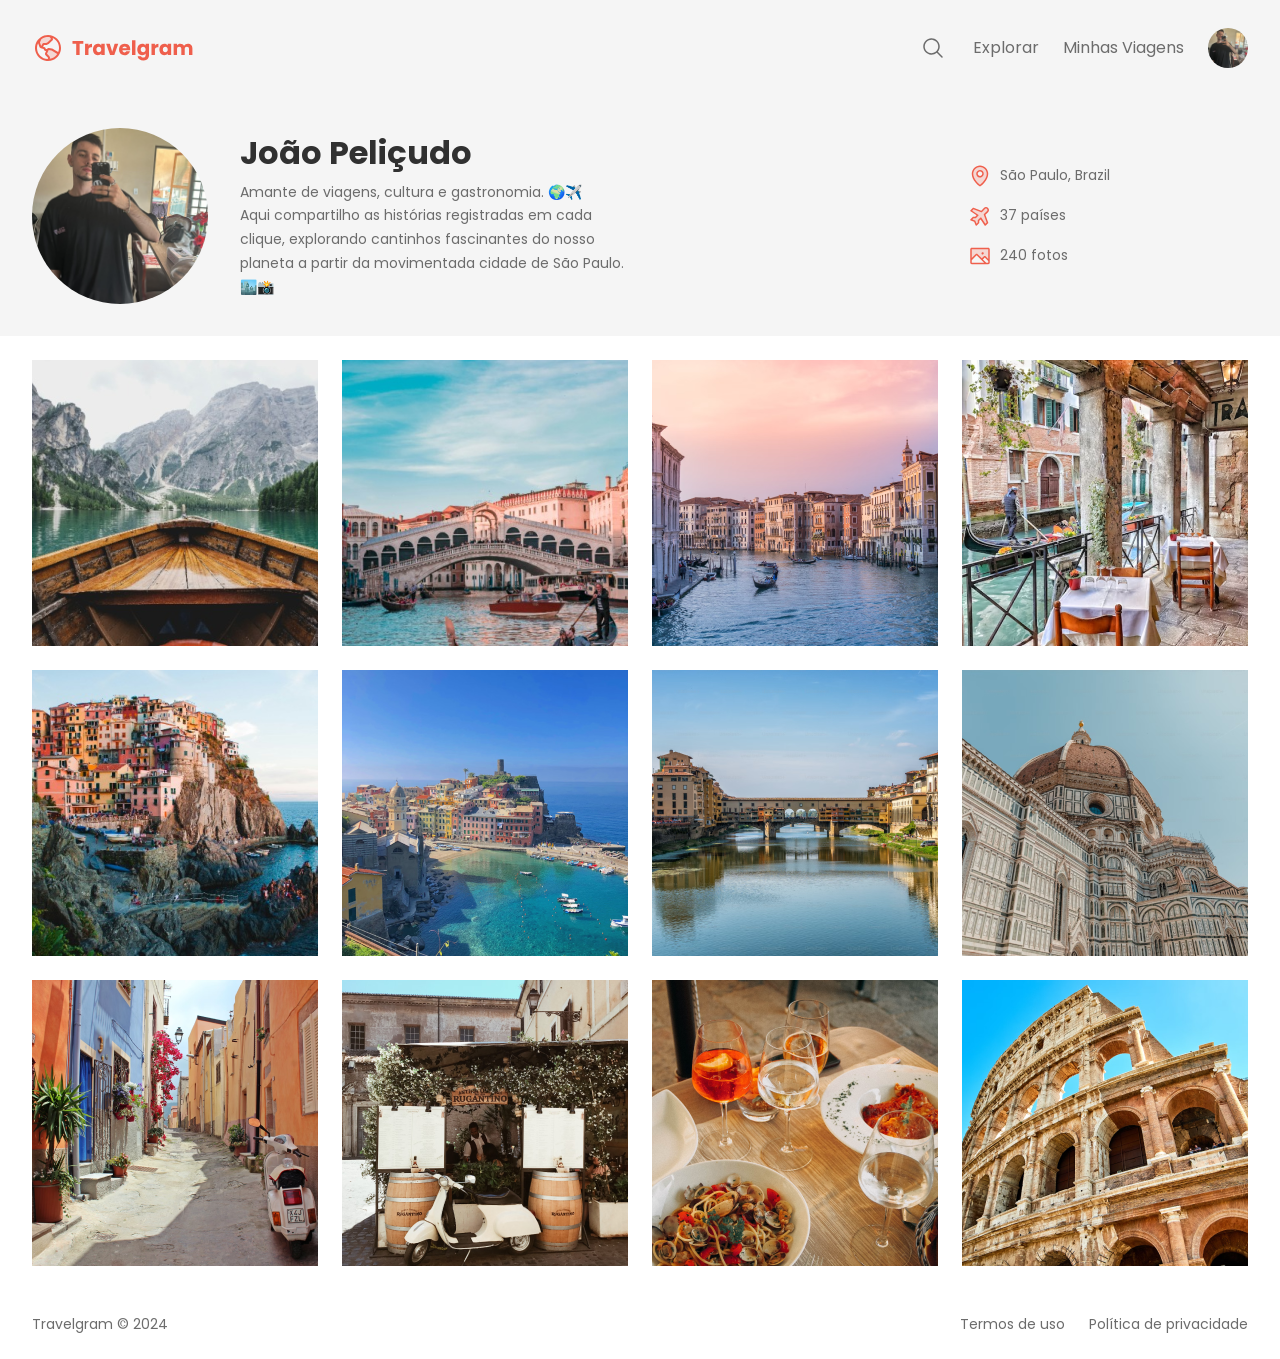
<file: index.html>
<!DOCTYPE html>
<html lang="en">
  <head>
    <meta charset="UTF-8" />
    <meta name="viewport" content="width=device-width, initial-scale=1.0" />
    <title>Travelgram</title>
    <link rel="stylesheet" href="styles/index.css" />
    <!-- <link rel="stylesheet" href="style.css" /> -->
    <link rel="preconnect" href="https://fonts.googleapis.com" />
    <link rel="preconnect" href="https://fonts.gstatic.com" crossorigin />
    <link
      href="https://fonts.googleapis.com/css2?family=Poppins:ital,wght@0,100;0,200;0,300;0,400;0,500;0,600;0,700;0,800;0,900;1,100;1,200;1,300;1,400;1,500;1,600;1,700;1,800;1,900&display=swap"
      rel="stylesheet"
    />
  </head>
  <body>
    <div class="bg-surface-color">
      <nav class="container">
        <a href="#" id="logo">
          <img src="assets/logo.svg" alt="Travelgram logomarca" />
        </a>
        <ul>
          <li>
            <a href="#" id="search">
              <img src="assets/ic_search.svg" alt="Icone de lupa" />
            </a>
          </li>
          <li>
            <a href="#">Explorar</a>
          </li>
          <li>
            <a href="#">Minhas Viagens</a>
          </li>
          <li>
            <a href="#">
              <img
                id="profile-pic"
                src="assets/profile-pic.png"
                alt="Icone de perfil"
              />
            </a>
          </li>
        </ul>
      </nav>
      <header>
        <div class="container">
          <div id="profile">
            <img src="assets/profile-pic.png" alt="Icone de perfil" />
            <div>
              <h1>João Peliçudo</h1>
              <p>
                Amante de viagens, cultura e gastronomia. 🌍✈️<br />
                Aqui compartilho as histórias registradas em cada clique,
                explorando cantinhos fascinantes do nosso planeta a partir da
                movimentada cidade de São Paulo. 🏙️📸
              </p>
            </div>
          </div>
          <ul id="info">
            <li>
              <img src="assets/ic_map.svg" alt="Icone de mapa" />
              <span>São Paulo, Brazil</span>
            </li>
            <li>
              <img src="assets/ic_airplane.svg" alt="Icone de aviao" />
              <span>37 países</span>
            </li>
            <li>
              <img src="assets/ic_image.svg" alt="Icone de imagem" />
              <span>240 fotos</span>
            </li>
          </ul>
        </div>
      </header>
    </div>
    <main>
      <img src="assets/card-photos/card-photo-0.png" alt="Photo 1" />
      <img src="assets/card-photos/card-photo-1.png" alt="Photo 2" />
      <img src="assets/card-photos/card-photo-2.png" alt="Photo 3" />
      <img src="assets/card-photos/card-photo-3.png" alt="Photo 4" />
      <img src="assets/card-photos/card-photo-4.png" alt="Photo 5" />
      <img src="assets/card-photos/card-photo-5.png" alt="Photo 6" />
      <img src="assets/card-photos/card-photo-6.png" alt="Photo 7" />
      <img src="assets/card-photos/card-photo-7.png" alt="Photo 8" />
      <img src="assets/card-photos/card-photo-8.png" alt="Photo 9" />
      <img src="assets/card-photos/card-photo-9.png" alt="Photo 10" />
      <img src="assets/card-photos/card-photo-10.png" alt="Photo 11" />
      <img src="assets/card-photos/card-photo-11.png" alt="Photo 12" />
    </main>
    <footer class="container">
      <span> Travelgram &copy; 2024 </span>
      <span> Termos de uso </span>
      <span> Política de privacidade </span>
    </footer>
  </body>
</html>
</file>
<file: styles/index.css>
@import url(global.css);
@import url(nav.css);
@import url(header.css);
@import url(main.css);
@import url(footer.css);
</file>
<file: style.css>
:root {
  font-family: "Poppins", sans-serif;
  color: #6c6c6c;
}

header {
  display: flex;
  justify-content: space-between;
  margin: 0px 32px;
}
footer {
  display: flex;
  justify-content: space-between;
  margin: 0px 32px;
}

#about {
  margin: 0 32px;
  display: flex;
  justify-content: space-between;
  align-items: center;
}

#terms {
  display: flex;
  gap: 16px;
}

#actions {
  display: flex;
  gap: 1rem;
  justify-content: baseline;
}

#options-item {
  display: flex;
  align-items: center;
  gap: 8px;
}

#options {
  display: flex;
  flex-direction: column;
  height: 200px;
  justify-content: center;
  align-content: center;
  margin-right: 120px;
}

#description {
  display: flex;
  flex-direction: column;
  width: 420px;
  margin-left: 32px;
}

#grid-images {
  display: grid;
  grid-template-columns: repeat(4, 0.1fr);
  justify-items: center;
  justify-content: center;
  gap: 24px;
  margin: 24px 32px;
}

@media (max-width: 1024px) {
  #grid-images {
    grid-template-columns: repeat(3, 1fr);
  }
}

@media (max-width: 768px) {
  #grid-images {
    grid-template-columns: repeat(2, 1fr);
  }
}

.actions-text-style {
  line-height: 150%;
}

.options-text-style {
  line-height: 150%;
}
.description-text-style {
  line-height: 170%;
}

.profile {
  --picture-size: 40px;
  border-radius: 200px;
  height: var(--picture-size);
  width: var(--picture-size);
}

.icon {
  height: 24px;
  width: 24px;
}

h1 {
  color: #313131;
  line-height: 125%;
  font-size: 32px;
  font-weight: bold;
}
</file>
